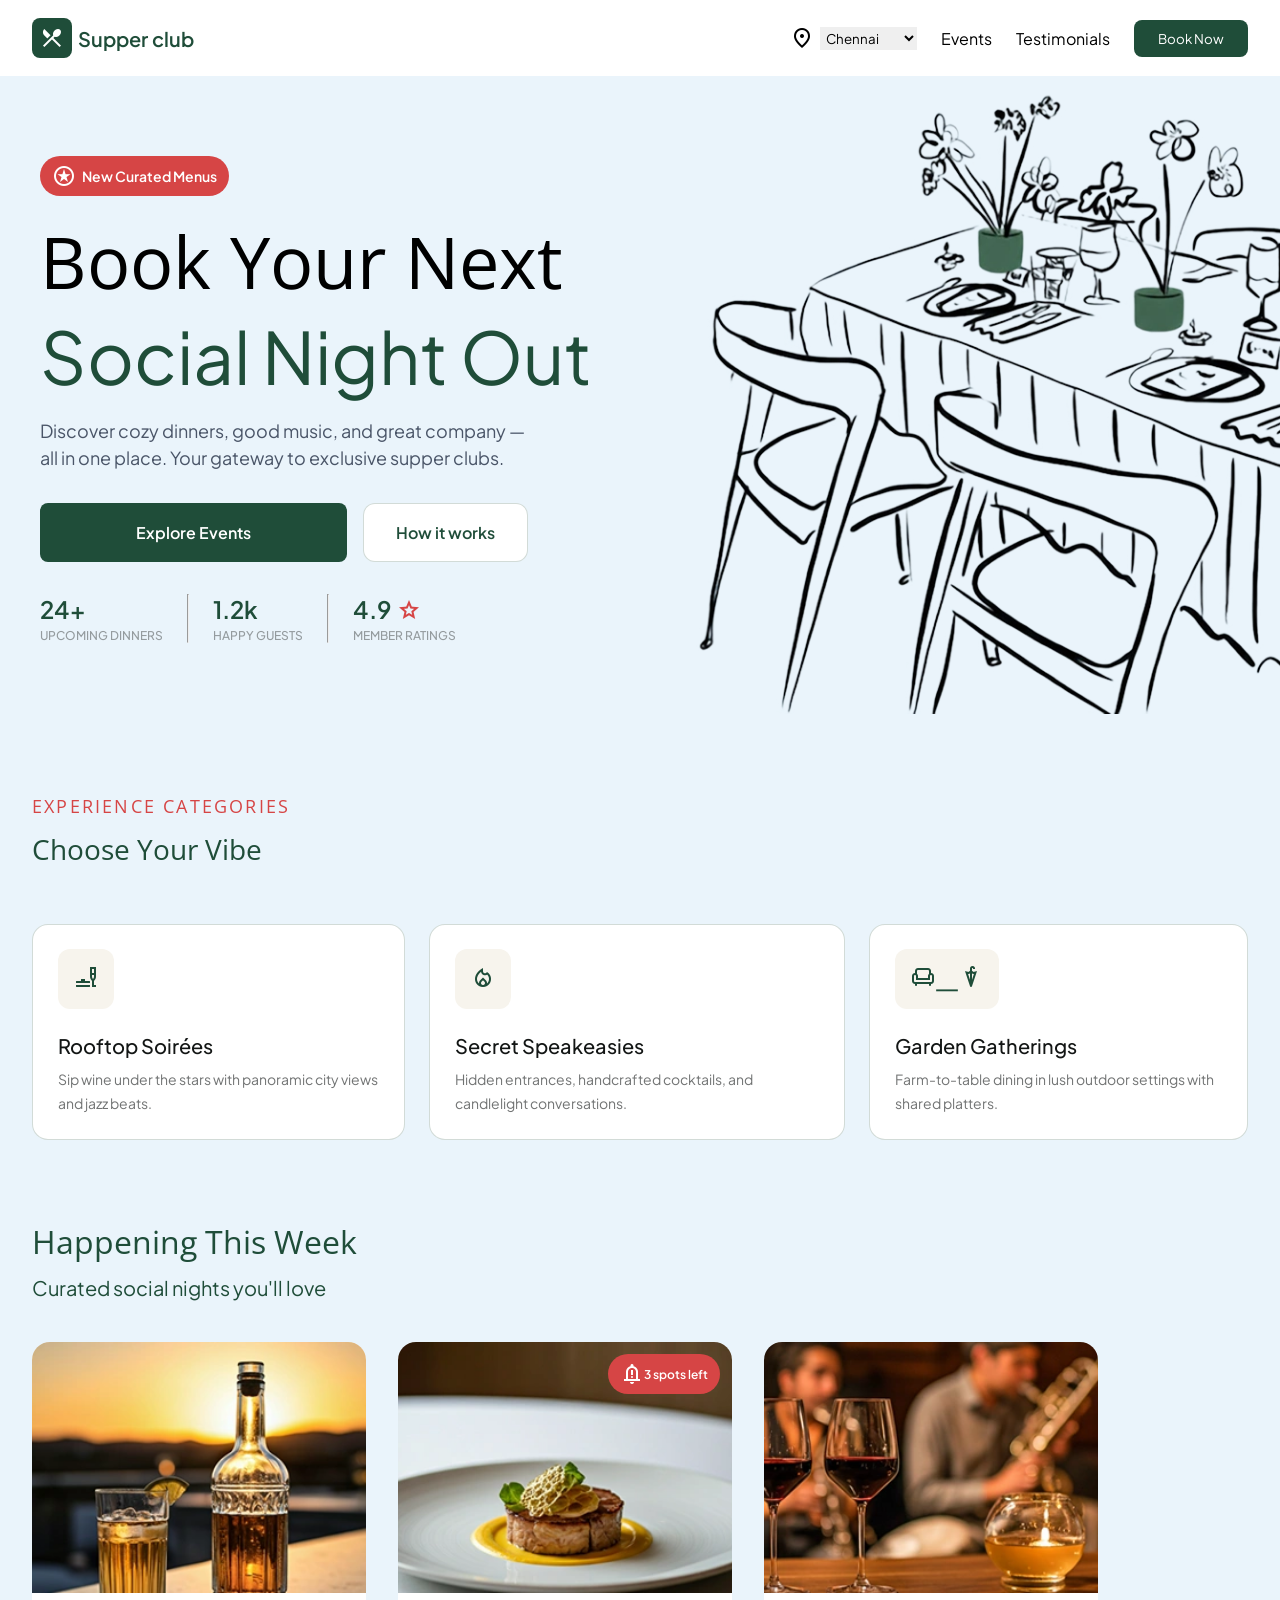
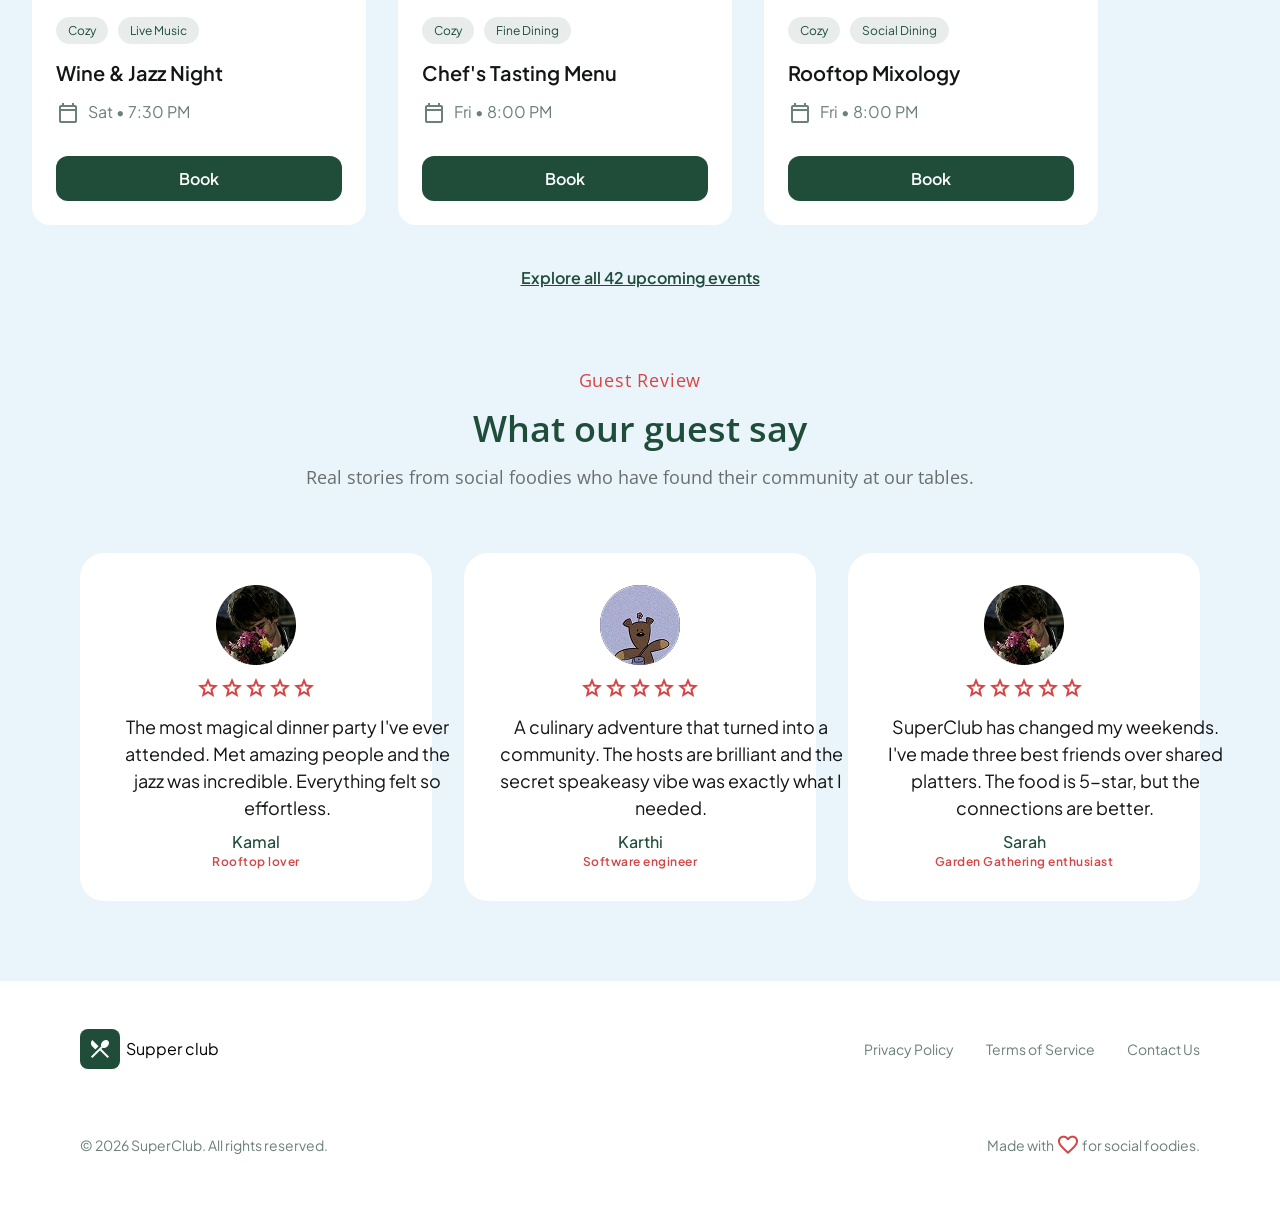
<file: index.html>
<!doctype html>
<html lang="en">
  <head>
    <meta charset="UTF-8" />
    <meta name="viewport" content="width=device-width, initial-scale=1.0" />
    <title>Supper club</title>
    <link rel="preconnect" href="https://fonts.googleapis.com" />
    <link rel="preconnect" href="https://fonts.gstatic.com" crossorigin />
    <link rel="stylesheet" href="./css/index.css" />
    <link
      href="https://fonts.googleapis.com/css2?family=Material+Symbols+Outlined&family=Open+Sans:wght@400;600;700&family=Plus+Jakarta+Sans:wght@400;500;600;700&display=swap"
      rel="stylesheet"
    />
    <style>
    *{
       margin: 0;
      padding: 0;
      font-family: "Plus Jakarta Sans", sans-serif;
    }
    </style>
  </head>
  <body>


    <!-- Nav bar start -->
    <nav class="nav-bar">
         <div class="container">
          <div class="nav-main">
              <div class="nav-left">
                  <div class="logo">
                     <span class="material-symbols-outlined dining">local_dining</span> 
                     <p><a href="#">Supper club</a></p></div>
              </div>
      <div class="nav-links">
          <ul>
                <li>
                  <div class="icon">
                      <span class="material-symbols-outlined"> location_on </span>
                      <select name="location" id="">
                      <option value="city">Chennai</option>
                      <option value="city">Bangalore</option>
                      <option value="city">Hyderabad</option>
                    </select>
                </div>
              </li>
              
              <li><a href="#events">Events</a></li> 
              <li><a href="#testimonials">Testimonials</a></li>
              <li><Button class="btn "><a href="./booking.html">Book Now</a></Button></li>
          </ul>
         </div> 
          </div>
         </div>
    </nav>
<!-- Nav bar end -->

    <main>

      <!-- Hero section -->

      <section class="hero-section">
        <header class="hero-left">
              <div class="hero-top">
                <div class="chip">
                  
                    <span class="material-symbols-outlined">stars</span>
                    <p>New Curated Menus</p>
              </div>
              <div class="hero-title">
                <h2>Book Your Next <div class="green">Social Night Out</div></h2>
              </div>
                <p class="width">Discover cozy dinners, good music, and great company — all in one place.
                  Your gateway to exclusive supper clubs.</p>
              </div>
              <div class="hero-btn">
                <button class="btn primary"> <a href="#">Explore Events</a></button>
              <button class="secondary-btn"><a href="">How it works</a></button>
              </div>
              <div class="stats">
                <div class="stat">
                    <h4>24+</h4>
                    <p>Upcoming dinners</p>  
                </div>
                <hr>
                <div class="stat">
                  <h4>1.2k</h4>
                  <p>Happy guests</p>
                </div>
                <hr>
                <div class="stat">
                  <div class="logo">
                    <h4>4.9</h4>
                    <span><div class="material-symbols-outlined star">Star</div></span>
                  </div>
                  <p>Member ratings</p>
                </div>
              </div>
        </header>

        <header class="hero-right">
          <img src="./css/Images/image-removebg-preview.webp" width="100%" height="100%" fetchpriority="high" alt="Hero image" />
        </header>
      </section>
      <!-- Hero section -->


      <!-- experience-categories -->
        <section class="experience-categories">
            <div class="container">
              <div class="section-header">
                  <h4>Experience categories</h4>
                  <p>Choose Your Vibe</p>
            </div>

            <div class="cards">
              
              <div class="card">
                <div class="card-icon">
                  <span class="material-symbols-outlined"> brunch_dining </span>
                </div>
                <div class="card-title">
                  <p>Rooftop Soirées</p>
                </div>
                <div class="card-content">
                  <p>Sip wine under the stars with panoramic city views and jazz beats.</p>
                </div>
              </div>

              <div class="card">
                <div class="card-icon">
                  <span class="material-symbols-outlined"> local_fire_department </span>
                </div>
                <div class="card-title">
                  <p>Secret Speakeasies</p>
                </div>
                <div class="card-content">
                  <p>Hidden entrances, handcrafted cocktails, and candlelight conversations.</p>
                </div>
              </div>

              <div class="card">
                <div class="card-icon">
                  <span class="material-symbols-outlined"> chair_umbrella </span>
                </div>
                <div class="card-title">
                  <p>Garden Gatherings</p>
                </div>
                <div class="card-content">
                  <p>Farm-to-table dining in lush outdoor settings with shared platters.</p>
                </div>
              </div>

            </div>

            </div>
             
        </section>
        <!-- experience-categories -->


        <!-- events -->

        <section class="events" id="events">
          <div class="container">
            <div class="events-header">
              <h3>Happening This Week</h3>
              <p>Curated social nights you'll love</p>
            </div>

            <div class="event-cards">
              <div class="event-card">
                <div class="event-img">
                  <img src="./css/Images/event+1.webp" width="100%" height="100%" loading="lazy" alt="">
                </div>
                
                <div class="event-bottom">
                  <div class="event-chips">
                  <div class="event-chip">
                    <p>Cozy</p>
                  </div>
                  <div class="event-chip">
                    <p>live music</p>
                  </div>
                </div>
                <div class="event-title">
                  <p>Wine & Jazz Night</p>
                </div>
                <div class="event-time">
                  <span class="material-symbols-outlined">calendar_today</span>
                  <p>Sat • 7:30 PM</p>
                </div>

                <div class="event-btn">
                  <button><a href="#book">Book </a></button>
                </div>
                </div>

              </div>

              <div class="event-card">
                <div class="event-img">
                  <img src="./css/Images/event+2.webp" width="100%" height="100%" loading="lazy" alt="">
                  <div class="alert">
                    <span class="material-symbols-outlined">notification_important</span>
                    <p>3 spots left</p>
                  </div>
                </div>

                <div class="event-bottom">
                  <div class="event-chips">
                  <div class="event-chip">
                    <p>Cozy</p>
                  </div>
                  <div class="event-chip">
                    <p>fine dining</p>
                  </div>
                </div>

                <div class="event-title">
                  <p>Chef's Tasting Menu</p>
                </div>

                <div class="event-time">
                  <span class="material-symbols-outlined">calendar_today</span>
                  <p>Fri • 8:00 PM</p>
                </div>

                <div class="event-btn">
                  <button><a href="#book">Book</a></button>
                </div>
              </div>

                </div>
              <div class="event-card">
              <div class="event-img">
                <img src="./css/Images/event+3.webp" width="100%" height="100%" loading="lazy" alt="">
              </div>
              
              <div class="event-bottom">
                <div class="event-chips">
                <div class="event-chip">
                  <p>cozy</p>
                </div>
                <div class="event-chip">
                  <p>Social dining</p>
                </div>
              </div>
              <div class="event-title">
                  <p>Rooftop Mixology</p>
                </div>
              <div class="event-time">
                  <span class="material-symbols-outlined">calendar_today</span>
                  <p>Fri • 8:00 PM</p>
              </div>
              <div class="event-btn">
                <button><a href="#book">Book</a></button>
              </div>
            </div>
              </div>

            </div>

              <div class="explore">
                <P>Explore all 42 upcoming events</P>
              </div>
          </div>
        </section>

         <!-- events -->

        <section class="review">
          <!-- <div class="container"> -->
            <div class="rev-title">
              <h6>guest review</h6>
              <h3>What our guest say</h3>
              <p>Real stories from social foodies who have found their community at our tables.</p>
            </div>

            <div class="rev-cards">
              <div class="rev-card">
                <div class="rev-img">
                  <img src="./css/Images/img.h-20-1.webp" width="80px" height="80px" loading="lazy" alt="">
                </div>
                <div class="rev-stars">
                  <span class="material-symbols-outlined">
                  star
                  </span><span class="material-symbols-outlined">
                  star
                  </span><span class="material-symbols-outlined">
                  star
                  </span><span class="material-symbols-outlined">
                  star
                  </span><span class="material-symbols-outlined">
                  star
                  </span>
                </div>

                <div class="rev-content">
                  <p>
                    The most magical dinner party I've ever attended. Met amazing people and the jazz was incredible. Everything felt so effortless.
                  </p>
                </div>

                <div class="rev-people">
                  <h6>Kamal</h6>
                  <p>Rooftop lover</p>
                </div>

              </div>

              <div class="rev-card">
                <div class="rev-img">
                  <img src="./css/Images/img.h-20-2.webp" width="80px" height="80px"  loading="lazy" alt="">
                </div>

                <div class="rev-stars">
                  <span class="material-symbols-outlined">
                  star
                  </span><span class="material-symbols-outlined">
                  star
                  </span><span class="material-symbols-outlined">
                  star
                  </span><span class="material-symbols-outlined">
                  star
                  </span><span class="material-symbols-outlined">
                  star
                  </span>
                </div>

                <div class="rev-content">
                  <p>A culinary adventure that turned into a community. The hosts are brilliant and the secret speakeasy vibe was exactly what I needed.</p>
                </div>

                <div class="rev-people">
                  <h6>Karthi</h6>
                  <p>Software engineer</p>
                </div>
              </div>

              <div class="rev-card">
                <div class="rev-img">
                  <img src="./css/Images/img.h-20-1.webp" width="80px" height="80px"  loading="lazy" alt="">
                </div>

                <div class="rev-stars">
                  <span class="material-symbols-outlined">
                  star
                  </span><span class="material-symbols-outlined">
                  star
                  </span><span class="material-symbols-outlined">
                  star
                  </span><span class="material-symbols-outlined">
                  star
                  </span><span class="material-symbols-outlined">
                  star
                  </span>
                </div>

                <div class="rev-content">
                    <p>SuperClub has changed my weekends. I've made three best friends over shared platters. The food is 5-star, but the connections are better.</p>
                </div>

                <div class="rev-people">
                  <h6>Sarah</h6>
                  <p>Garden Gathering enthusiast</p>
                </div>
              </div>
            </div>
          </div>
        </section>

        <footer>
          <div class="background">
            <div class="footer-top">
                <div class="logo">
                        <span class="material-symbols-outlined dining">local_dining</span>
                        <p>Supper club</p>
                </div>
            
              <div class="footer-links">
                <ul>
                  <li><a href="">Privacy Policy</a></li>
                  <li><a href="">Terms of Service</a></li>
                  <li><a href="">Contact Us</a></li>
                </ul>
              </div>
            </div> 
              
          
          <div class="footer-bottom">
              <p>© 2026 SuperClub. All rights reserved.</p>
                <div class="footer-quote">
                  <p>Made with 
                    <span class="material-symbols-outlined heart1">favorite</span>
                    for social foodies. 
                  </p>
                </div>
          </div>
          </div>
        </footer>

    </main>

  </body>
</html>
</file>
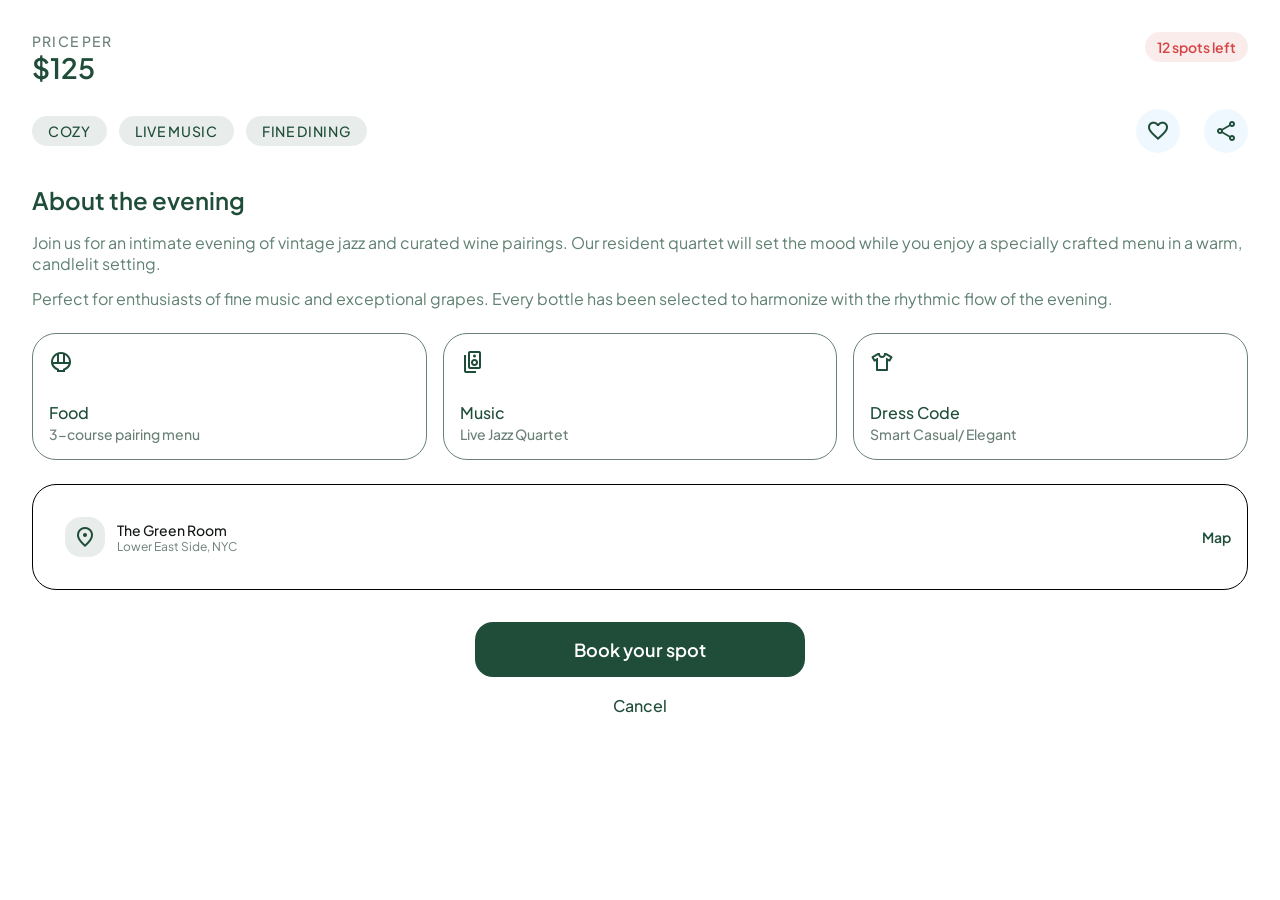
<file: booking.html>
<!doctype html>
<html lang="en">
  <head>
    <meta charset="UTF-8" />
    <meta name="viewport" content="width=device-width, initial-scale=1.0" />
    <title>Booking</title>
    <link rel="stylesheet" href="./css/booking.css">
   <link href="https://fonts.googleapis.com/css2?family=Material+Symbols+Outlined" rel="stylesheet" />
  </head>
  <body>
    <div class="container">
      <main>
    <section class="pricing">
        <div class="price-left">
          <p>Price per</p>
          <h4>$125</h4>
        </div>
        <div class="price-card">
          <p>12 spots left</p>
        </div>
    </section>
    <section class="highlights">
        <div class="chips">
          <div class="chip">
            <p>COZY</p>
          </div>
          <div class="chip">
            <p>LIVE MUSIC</p>
          </div>
          <div class="chip">
            <p>FINE DINING</p>
          </div>
        </div>
        <div class="quick-actions">
          <div class="quick-action ">
              <span class="material-symbols-outlined heart">favorite</span>
          </div>
          <div class="quick-action ">
            <span class="material-symbols-outlined share">
            share
            </span>
          </div>
        </div>
    </section>

    <section class="about-the-event">
      <div class="event-title">
        <h2>About the evening</h2>
      </div>
      <div class="event-content">
        <p>Join us for an intimate evening of vintage jazz and curated wine pairings. Our resident quartet will set the mood while you enjoy a specially crafted menu in a warm, candlelit setting.</p>
        <p>Perfect for enthusiasts of fine music and exceptional grapes. Every bottle has been selected to harmonize with the rhythmic flow of the evening.</p>
      </div>
    </section>

    <section class="cards">
      <div class="card">
        <div class="icon">
          <span class="material-symbols-outlined bowl">
          rice_bowl
          </span>
        </div>
        <div class="card-title">
          <h6>Food</h6>
          <p>3-course pairing menu</p>
        </div>
      </div>

      <div class="card">
        <div class="icon">
          <span class="material-symbols-outlined">
        speaker_group
        </span>
        </div>
        <div class="card-title">
          <h6>Music</h6>
          <p>Live Jazz Quartet</p>
        </div>
      </div>

      <div class="card">
        <div class="icon">
          <span class="material-symbols-outlined">
          apparel
          </span>
        </div>
        <div class="card-title">
          <h6>Dress Code</h6>
          <p>Smart Casual/ Elegant</p>
        </div>
      </div>
    </section>
    
    <section class="venue">
      <div class="venue-location">
        <div class="location-icon">
          <span class="material-symbols-outlined location">
          location_on
          </span>
        </div>
        <div class="venue-address">
          <h4>The Green Room</h4>
          <p>Lower East Side, NYC</p>
        </div>
      </div>
      <div class="venue-action">
        <p>Map</p>
      </div>
    </section>

    <div class="button">
      <button class="btn"><a href="./checkout.html">Book your spot</a>
    </button>
    <button class="sec-btn"><a href="./index.html">Cancel</a></button>
    </div>
  
  
  </main>
   

  </body>
</html>
</file>
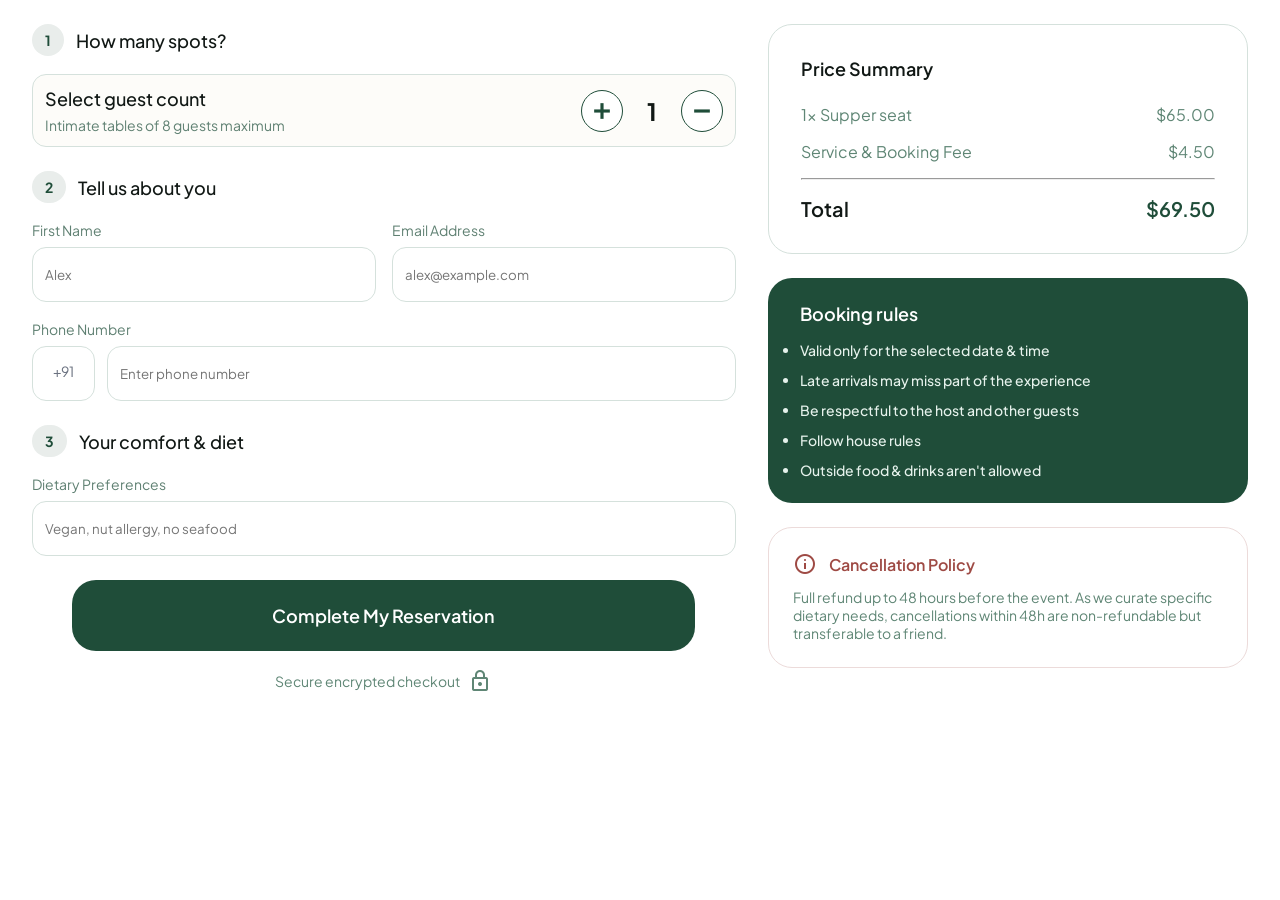
<file: checkout.html>
<!DOCTYPE html>
<html lang="en">
<head>
    <meta charset="UTF-8">
    <meta name="viewport" content="width=device-width, initial-scale=1.0">
    <title>Checkout</title>
        <link href="https://fonts.googleapis.com/css2?family=Material+Symbols+Outlined" rel="stylesheet"/>
        <link rel="stylesheet" href="./css/checkout.css">
</head>
<body>
    <!-- after this I need congrats popup -->
     <main>
<div class="container">
       <div class="overall">
         <section class="left">
                <section class="reservation step-1">
                <div class="step-header">
                    <span class="step-number">1</span>
                    <h2 class="step-title">
                        How many spots?
                    </h2>
                </div>

                <div class="guest-selection">
                    <div class="guest-info">
                        <h4>Select guest count</h4>
                        <p>Intimate tables of 8 guests maximum</p>
                    </div>
                    <div class="guest-count">
                        <span class="material-symbols-outlined count">
                        add</span>
                        <span>1</span>
                        <span class="material-symbols-outlined count">
                        remove</span>
                    </div>
                </div>
            
        </section>
        <!-- step 1 -->

        <!-- step 2 -->
         
        <section class="reservation step-2">
            <div class="step-header">
                <span class="step-number">2</span>
                <h2 class="step-title">
                    Tell us about you
                </h2>
            </div>

            <div class="form-grid">
                <div class="form-group">
                    <label for="name">First name</label>
                    <input type="text" name="" class="text-box box" placeholder="Alex">
                </div>
                <div class="form-group">
                    <label for="Email">Email Address</label>
                    <input type="email" name="" class="email-box box" placeholder="alex@example.com">
                </div>
            </div>
            <div class="form-group phone-group">
                    <label for="Phoneno">Phone number</label>     
                    <div class="number"><span class="country">+91</span> <input type="number" name="" class="phone-box box" placeholder="Enter phone number"></div>
                </div>
            
        </section>
        <!-- step 2 -->

        <!-- step 3 -->

        <section class="reservation step-3">
            <div class="step-header">
                <span class="step-number">3</span>
                <h2 class="step-title"> Your comfort & diet</h2>
            </div>
                <div class="form-group">
                    <label for="Diet">Dietary Preferences</label>
                    <input type="text" name="" class="text-box box" placeholder="Vegan, nut allergy, no seafood">
                </div>
        </section>
        <!-- step 3 -->

        <div class="reservation-action">
            <div class="primary-cta">Complete my reservation</div>
            <div class="secondary-note">Secure encrypted checkout<span class="material-symbols-outlined secure">
                lock
                </span>
            </div>
        </div>
    </section>

       <aside class="right">
         <aside class="price-summary">
            <div class="price-title">
                <h3>Price summary</h3>
            </div>
            <div class="price-details">
                <div class="price-detail">
                    <p>1x Supper seat</p>
                    <p>$65.00</p>
                </div>
                <div class="price-detail">
                    <p>Service & Booking Fee</p>
                    <p>$4.50</p>
                </div>
                <hr>
            <div class="price-total">
                <h4>Total</h4>
                <p>$69.50</p>
            </div>
            </div>
            
        </aside>

        <aside class="booking-rule">
            <h3>Booking rules</h3>
            <ul>
                <li>Valid only for the selected date & time</li>
                <li>Late arrivals may miss part of the experience</li>
                <li>Be respectful to the host and other guests</li>
                <li>Follow house rules</li>
                <li>Outside food & drinks aren't allowed</li>
            </ul>
        </aside>

        <aside class="cancellation-policy">
            <h4><span class="material-symbols-outlined info">
            info
            </span>Cancellation Policy</h4>
            <p>Full refund up to 48 hours before the event. As we curate specific dietary needs, cancellations within 48h are non-refundable but transferable to a friend.</p>
        </aside>
       </aside>
       </div>
</div>
     </main>








    

</body>
</html>
</file>
<file: css/index.css>
/* @import url('https://fonts.googleapis.com/css2?family=Open+Sans:ital,wght@0,300..800;1,300..800&family=Plus+Jakarta+Sans:ital,wght@0,200..800;1,200..800&family=Roboto:ital,wght@0,100..900;1,100..900&display=swap'); */
*{
    /* background-color: var(--primarycolor); */
    margin: 0;
    padding: 0;
    font-family: "Plus Jakarta Sans", sans-serif;
}

:root{
    --white:#ffffff;
    --black: #000000;
    --primarycolor:#EAF4FB;
    --cta:#1F4D39;
    --chip:#D64545;
    --secondarycolor:#F7F4ED;
    --textcolor: #1F4D39;
    --light_green: #6B8077;
}

nav{
    background-color: white;
    padding-top: 18px;
    padding-bottom: 18px;
}

.nav-bar{
    position: sticky;
    top: 0;
    z-index: 1;
}


body{
  background-color: var(--primarycolor);  
}

img{
    display: block;
    max-width: 100%;
}

main{
    display: block;
}
.container{
    width: 95%;
    margin-left: auto;
    margin-right: auto;
}

.nav-main{
    align-items: center;
    display: flex;
    flex-wrap: wrap;
    justify-content: space-between;
}

.nav-links ul{
    display: flex;
    flex-wrap: wrap;
    gap: 24px;
    align-items: center;
}

.nav-links ul li{
    list-style-type: none;
    align-items: center;
}

.btn a {
    text-decoration: none;
    color: var(--white) !important;
    
}

.nav-links ul li a{
    text-decoration: none;
    color: var(--black);
}

.btn{
    padding: 10px 24px 10px 24px;
    border: none;
    border-radius: 8px;
    background-color: var(--cta);
}



.nav-links ul .icon{
    gap: 6px;
    display: flex;
    align-items: center;
}

.logo{
    display:flex;
    align-items: center;
    gap: 6px;
}

.dining{
    color:var(--white);
    background-color: var(--cta);
    padding: 8px;
    border-radius: 8px;

}

.logo a{
    text-decoration: none;
    font-size: 20px;
    font-weight: 600;
    color: var(--cta);
}


.nav-links ul li .icon select{
    padding: 2px;
    /* background-color: #F7F4ED; */
    border: none;
}

.stat h4{
    font-weight: 600;
    font-size: 24px;
    color: var(--textcolor);
    margin-bottom: 4px;
}

.stat .star{
    color:var(--chip);
}

.stat p{
    font-weight:500;
    font-size: 12px;
    color: rgb(19, 22, 21,.4);
    text-transform: uppercase;
}

.stats{
    display: flex;
    flex-wrap: wrap;
    gap: 24px;
}

.star{
    color: var(--textcolor);
}

.secondary-btn{
    background-color: var(--white);
    color: var(--textcolor);
    border: 1px solid;
    border-color: rgb(31, 77, 57,.2);
    padding: 18px 32px 18px 32px;
    border-radius: 12px;
    font-weight:600;
    font-size: 16px;
}

.secondary-btn a{
    color: var(--textcolor);
    text-decoration: none;
}

.primary{
    width: 307px;
    padding: 18px 0px 18px;
    font-size: 16px;
    font-weight: 600;
}

.hero-btn{
    display: flex;
    flex-wrap: wrap;
    gap: 16px;
    margin-bottom: 32px;
}

.hero-top p{
    font-size: 18px;
    font-weight: 400;
    line-height: 150%;
    color: #4A5568;
}

.hero-title h2{
    font-family: "Open Sans", sans-serif;
    font-size: 72px;
    font-weight: 400;
    margin-bottom: 16px;
}

.green{
    color: var(--textcolor);
}

.chip{
    display: flex;
    align-items: center;
    gap: 6px;
    background-color: var(--chip);
    color: var(--white);
    width: fit-content;
    border-radius: 32px;
    padding: 8px 12px;
    margin-bottom: 16px;
}

.chip p{
    font-weight: 600;
    font-size: 14px;
    color: var(--white);   
}

.hero-top{
    margin-bottom: 32px;
}

.hero-section{
    display: flex;
    flex-wrap: wrap;
    align-items: center;
    gap: 32px;
    justify-content: space-between;
    margin-bottom: 80px;
    margin-top: 10px;
}

.hero-section > *{
    flex: 1 1 320px;
}

.hero-left{
    margin-left: 40px;
}

.hero-right{
    min-height: 420px;
}

.width{
    width: 500px;
}

.section-header{
    margin-bottom: 42px;
    min-height: 88px;
}

.section-header h4{
    font-family: "Open Sans", sans-serif;
    text-transform: uppercase;
    font-weight: 400;
    letter-spacing: 2.2px;
    font-size: 18px;
    color: var(--chip);
    margin-bottom: 12px;
}

.section-header p{
    font-family: "Open Sans", sans-serif;
    font-size: 28px;
    font-weight: 400;
    color: var(--textcolor);
}

.cards .card-content{
    font-size: 14px;
    font-weight: 400;
    line-height: 170%;
    color: rgb(19, 22, 21,.6);
}

.cards .card-title{
    font-size: 20px;
    font-weight:500;
    color: #131615;
    text-transform: capitalize;
    margin-bottom: 10px;
}

.cards .card-icon{
    padding: 16px;
    background-color:#F7F4ED;
    width:fit-content;
    border-radius: 12px;
    margin-bottom: 24px;
    color: var(--textcolor);
}

.cards .card{
    background-color: white;
    border: 1px solid;
    border-radius: 16px;
    border-color: rgb(31, 77, 57, .2);
    padding: 24px 25px;
    /* /* flex: 1 1 300px;
    /* min-height: 220px; */
}

.cards{
    display: flex;
    flex: wrap;
    width: 100%;
    gap: 24px;
    align-items: stretch;
}

.experience-categories{
    margin: 80px 0px 80px;
}


.events .event-btn button{
    width: 302px;
    background-color: var(--cta);
    padding: 12px 0px 12px;
    border-radius: 12px;
    border: none;
}

.events .event-btn button a{
    color: var(--white);
    text-decoration: none;
    font-size: 16px;
    font-weight: 600;
}

.events .event-time{
    display: flex;
    gap: 8px;
    color: var(--light_green);
    margin-bottom: 16px;
    flex-wrap: wrap;
}



.events .event-title p{
    font-size: 20px;
    font-weight: 600;
    color: #131615;
    margin-bottom: 16px;
}

.events .event-chip{
    color: #1F4D39;
    font-size: 12px;
    font: 400;
    text-transform: capitalize;
    background-color: rgb(31, 77, 57,.10);
    width: fit-content;
    border-radius: 32px;
    padding: 6px 12px;
}

.events .event-chips{
    display: flex;
    flex-wrap: wrap;
    gap: 10px;
    margin-bottom: 16px;
}

.events .event-img{
    aspect-ratio: 4 / 3;
    overflow: hidden;
}

.events .event-img img{
    border-radius:18px 18px 0px 0px ;
    width: 100%;
    height: 100%;
    object-fit: cover;
}

.event-card .alert{
    background-color: var(--chip);
    color: var(--white);
    padding: 8px 12px;
    width: fit-content;
    border-radius: 32px;
    display: flex;
    align-items: center;
    position: absolute;
    top: 12px;
    right: 12px;
}

.event-card .alert p{
    font-size: 12px;
    font-weight: 600;
}


.events .events-header h3{
    font-family: "Open Sans", sans-serif;
    font-weight: 400;
    font-size: 32px;
    color: var(--textcolor);
    margin-bottom: 12px;
}

.events .events-header p{
    font: 400;
    font-size: 20px;
    color:var(--textcolor);

}

.events .events-header{
    margin-bottom: 42px;
}

.events .event-bottom{
    padding: 24px;
    min-height: 184px;
    display: flex;
    flex-direction: column;
}

.event-card{
    position: relative;
    background-color: var(--white);
    width: 100%;
    max-width: 334px;
    border-radius: 18px;
}

.events .event-btn{
    display: flex;
    /* width: 100%; */
    margin-top: auto;
} 

.events .event-cards{
    display: flex;
    flex-wrap: wrap;
    width: 100%;
    flex: 1 1 300px;
    /* justify-content: center; */
    gap: 32px;
    margin-right: 80px;
    /* margin-left: 80px; */
    margin-bottom: 42px;

}

.events .explore p{
    font-weight: 600;
    font-size: 16px;
    color: var(--textcolor);
    text-decoration: underline;
    text-align: center;
}

.events{
    margin: 80px 0px 80px;
}

.rev-cards .rev-card .rev-people h6{
   font-size: 16px; 
   font-weight: 500;
   color:var(--cta) ; 
   text-transform: capitalize;
   text-align: center; 
   margin-bottom: 2px;
}

.rev-card .rev-people p{
    font-size: 12px;
    font-weight: 600;
    color: var(--chip);
    letter-spacing: .5px;
    text-align: center;
    
}

.rev-card .rev-content p{
    font-size: 18px;
    width: 350px;
    font-weight: 400;
    color: #131615;
    text-align: center;
    line-height: 150%;
}


.rev-cards .rev-card .rev-stars{
    color:var(--chip) ;
    text-align: center;
}

.rev-cards .rev-card .rev-img{
    margin-right: auto;
    text-align: center;
    margin-left: auto;

}

.rev-title p{
    font-family: "Open Sans", sans-serif;
    font-weight: 400;
    font-size: 18px;
    color: rgb(19, 22, 21,.6);
    text-align: center;
}


.rev-title h3{
    font-family: "Open Sans", sans-serif;
    font-size: 36px;
    font-weight: 600;
    text-align: center;
    color: var(--textcolor);
    /* color: #D64545; */
}

 .rev-title h6{
    font-family: "Open Sans", sans-serif;
    font-size:18px ;
    font-weight: 400;
    color: var(--chip);
    text-align: center;
    letter-spacing: .8px;
    text-transform: capitalize;
}

.rev-title{
    margin-bottom: 64px;
    display: flex;
    flex-direction: column;
    gap: 12px;
}

.rev-card{
    background-color: white;
    border-radius: 24px;
    width: fit-content;
    padding: 32px;
    display: flex;
    flex-direction: column;
    gap: 10px;
    width: 250px;
    flex-grow: 1;
    /* flex: 1 1 250px; */

}

.review .rev-cards{
    display: flex;
    flex-wrap: wrap;
    width: 100%;
    gap: 32px;
      
}

.review{
    margin-right: 80px;
    margin-left: 80px;
    margin-bottom: 80px;
}


/* .footer-quote {
    align-items: center;
   
} */

.footer-bottom p{
    font-size: 14px;
    font-weight: 400;
    color: var(--light_green);
    display: flex;
    flex-wrap: wrap;
    gap: 2px;
    align-items: center;
    
}

.footer-bottom .quote{
    align-items: center;
}




.footer-bottom .heart1{
    align-items: center;
    color: var(--chip);
}

.footer-bottom{
    display: flex;
    flex-wrap: wrap;
    align-items: center;
    justify-content: space-between;
}

.footer-links ul li a{
    text-decoration: none;
    color: var(--light_green);
    font-weight: medium;
    font-size: 14px;
}


.footer-links ul{
    display: flex;
    flex-wrap: wrap;
    list-style-type: none;
    gap: 32px;
}

.footer-top{
    display: flex;
    flex-wrap: wrap;
    align-items: center;
    justify-content: space-between;
}

footer{
   
    background-color: var(--white);
    
    
}

footer .background{
    display: flex;
    flex-wrap: wrap;
    flex-direction: column;
    gap: 64px;
    padding: 48px 80px 48px 80px;
}



@media screen and (max-width:500px){
    .nav-main, footer .background{
        display: block;
    }
    
}
</file>
<file: css/booking.css>
@import url('https://fonts.googleapis.com/css2?family=Open+Sans:ital,wght@0,300..800;1,300..800&family=Plus+Jakarta+Sans:ital,wght@0,200..800;1,200..800&family=Roboto:ital,wght@0,100..900;1,100..900&display=swap');

*{
    margin: 0px;
    padding: 0px;
    /* background-color: #F7F4ED; */
    font-family: "Plus Jakarta Sans", sans-serif;
}

.container{
    padding: 32px;
}

.pricing .price-card p{
    font-size: 14px;
    font-weight: 600;
    color: #D64545;
    background-color: rgb(214, 69, 69,.1);
    width: fit-content;
    border-radius: 999px;
    padding: 6px 12px;
}

.pricing .price-left p{
    font-size: 14px;
    font-weight: 500;
    letter-spacing: 1.2px;
    color: #6B8077;
    text-transform: uppercase; 
}

.pricing .price-left h4{
    font-size: 28px;
    font-weight: 600;
    color: #1F4D39;
}

.pricing {
    display: flex;
    flex-wrap: wrap;
    /* gap: 437px ; */
    justify-content: space-between;
    margin-bottom: 24px;
}


.highlights .chip p{
    font-size: 14px;
    font-weight: 500;
    letter-spacing: .7px;
    color: #1F4D39;
    text-transform: uppercase;
    padding: 6px 16px;
    background-color: rgb(31, 77, 57,.1);
    width: fit-content;
    border-radius: 24px;
}


.highlights .chips{
    display: flex;
    flex-wrap: wrap;
    gap: 12px;
}


.highlights  .quick-actions {
    display: flex;
    flex-wrap: wrap;
    flex-direction: row;
    gap: 24px;


}

.highlights .quick-action{
    color: #1F4D39;
    align-items: center;
}

.highlights .share{
    background-color: aliceblue;
    padding: 10px;
    border-radius: 999px; 
}


.highlights .heart{
    background-color: aliceblue;
    padding: 10px;   
    border-radius: 999px; 
}


.highlights {
    display: flex;
    flex-wrap: wrap;
    flex: 1 1 300px;
    flex-direction: row;
    align-items: center;
    justify-content: space-between;
    gap: 18px;
    margin-bottom: 32px;
}


.about-the-event .event-title h2{
    color:#1F4D39;
    font-size: 24px;
    font-weight: 600;
    margin-bottom: 18px;

}

.about-the-event .event-content p{
    font-size: 16px;
    font-weight:400;
    color: #5F8072;
    line-height: 130%;
    
    
}

.event-content{
    display: flex;
    flex-wrap: wrap;
    flex-direction: column;
    gap: 14px;
}

.about-the-event{
    margin-bottom: 24px;
}


.card .icon {
    color:#1F4D39;
}

.card .card-title h6{
    font-size: 16px;
    font-weight: 500;
    color: #1F4D39;
}


.card .card-title p{
    font-size: 14px;
    font-weight: 500 ;
    color: #6B8077;
}

.card-title{
    display: flex;
    flex-direction: column;
    flex-wrap: wrap;
    gap: 2px;
}


.card{
    background-color: white;
    border-radius: 24px;
    border: 1px solid;
    border-color: #6B8077;
    padding: 16px;
    display: flex;
    flex-wrap: wrap;
    flex-direction: column;
    gap: 24px;
    flex: 1 1 ;
}

.cards{
    display: flex;
    flex-wrap: wrap;
    gap: 16px;
    margin-bottom: 24px;
}


.venue .venue-action p{
    color: #1F4D39;
    font-size: 14px;
    font-weight: 600;
    align-items: center;
}


.venue .venue-address h4{
    font-size:14px ;
    font-weight: 500;
    color: #131615;
}

.venue .venue-address p{
    font-size: 12px;
    font-weight: 400;
    color: #6B8077;

}

.venue-location .location{
    color: #1F4D39;
    background-color:rgb(31, 77, 57,.1);
    padding: 8px;
    border-radius:16px ;
}

.venue-location {
    display: flex;
    flex-wrap: wrap;
    flex: 1 1 200px;
    gap:12px ;
    width: fit-content;
    padding: 16px;
    align-items: center;
}

.venue{
    display: flex;
    flex-wrap: wrap;
    flex: 1 1 300px;
    margin-bottom: 32px;
    background-color: white;
    border-radius: 24px;
    border: 1px solid;
    align-items: center;
    padding: 16px;
    
}


.sec-btn a{
    text-decoration: none;
    color: #1F4D39;
}

.sec-btn{
     font-size: 16px;
    font-weight: 500;
    background-color: white;
    border: none;
}

.btn a{
    text-decoration: none;
    color: white;
}

.btn{
    background-color: #1F4D39;
    border: none;
    border-radius: 18px;
    font-size: 18px;
    font-weight: 600;
    padding: 16px 99px;

}


/* this doubt to be cleared how align item works */

.button{
    display: flex;
    flex-wrap: wrap;
    flex-direction: column;
    align-items: center;
    margin: 0 auto;
    gap: 18px;
}
</file>
<file: css/checkout.css>
@import url('https://fonts.googleapis.com/css2?family=Open+Sans:ital,wght@0,300..800;1,300..800&family=Plus+Jakarta+Sans:ital,wght@0,200..800;1,200..800&family=Roboto:ital,wght@0,100..900;1,100..900&display=swap');

*{
    margin: 0;
    padding: 0;
    font-family: "Plus Jakarta Sans", sans-serif;
}



:root{
    --text: #1F4D39;

}


.container{
    width: 95%;
    margin-left: auto;
    margin-right: auto;
}

.left .reservation .step-number{
    color:var(--text);
    font-size: 14px;
    font-weight: 700;
    background-color:#E9EDEB ;
    border-radius: 100px;
    padding: 7px 13px ;
}

.left .reservation .step-header h2{
    font-size: 18px;
    font-weight: 500;
    color: #111815;
}


.left{
    width: auto;
    display: flex;
    flex-wrap: wrap;
    flex-direction: column;
    flex-grow: 1;

}


.step-header{
    display: inline-flex;
    flex-wrap: wrap;
    gap:12px ;
    align-items: center;
}

.guest-selection .guest-info h4{
    font-size: 18px;
    font-weight: 500;
    color: #111815; 
}

.guest-selection .guest-info p{
    font-size: 14px;
    font-weight: 400;
    color: #5f8072;
}

.guest-info{
    display: flex;
    flex-flow: column wrap;
    gap: 6px;
}

.guest-count .count{
    color: #1F4D39;
    background-color: white;
    border: 1px solid;
    border-radius: 100px;
    padding: 8px;
}

.guest-count span{
    color: #111815;
    font-size:24px ;
    font-weight: 700;
}

.guest-count{
    display: inline-flex;
    flex-direction: row;
    align-items: center;
    gap: 24px;
}

.guest-selection{
    display: inline-flex;
    flex-wrap: wrap;
    flex-direction: row;
    justify-content: space-between;
    background-color: #FDFCF9;
    padding: 12px;
    border-radius:14px ;
    border: 1px solid;
    border-color: #D5E1DC;
}

.reservation{
    display: flex;
    flex-wrap: wrap;
    flex-direction: column;
    gap: 18px;
    margin-bottom:24px ;
}

.reservation label{
    font-size: 14px;
    font-weight: 400;
    color: #5f8072;
    text-transform: capitalize;
}

 .box{
    display: flex;
    flex-grow: 1;
    background-color: white;
    border: 1px solid;
    border-color:#D5E1DC ;
    padding:18px 12px ;
    border-radius: 14px;
    
}

.form-group .country{
    font-size:14px ;
    font-weight: 400;
    color: #6B7280;
    background-color: white;
    padding:15px 20px ;
    border: 1px solid;
    border-color: #D5E1DC;
    border-radius: 14px;
    
}

.form-group .number{
    display: flex;
    flex-wrap: wrap;
    flex-direction: row;
    gap: 12px;
}

.form-group .phone-group {
    align-items: center;
    display: flex;
    flex-wrap: wrap;
    flex-direction: row;
    gap:8px ;
    
}

.form-group{
    flex-grow: 1;
    display: block flex;
    flex-wrap: wrap;
    flex-direction: column;
    gap: 8px;
}

.reservation .form-grid{
    display: flex;
    flex-wrap: wrap;
    flex-direction: row;
    gap: 16px;
}

.reservation-action .primary-cta{
    font-size:18px;
    font-weight: 600;
    color: white;
    background-color: #1F4D39;
    padding: 24px 200px ;
    border-radius: 24px;
    text-align: center;
    text-transform: capitalize;
}

.reservation-action .secondary-note{
    font-size: 14px;
    font-weight: normal;
    color:#5F8675 ;
    align-items: center;
    display: flex;
    gap: 8px;
}

.reservation-action .secure{
    color:#5F8675 ;
    
}

.reservation-action{
    display: flex;
    flex-wrap: wrap;
    flex-direction: column;
    gap: 18px;
    align-items: center;
}


.container .left{
    display: flex;
    flex-wrap: wrap;
    flex-direction: column;
}

.price-summary .price-title{
    font-size: 18px;
    font-weight: 600;
    color: #111815;
    text-transform: capitalize;
}

.price-details .price-detail{
    font-size: 16px;
    font-weight: normal;
    color: #5f8675;
}

.price-detail{
    display: flex;
    flex-wrap: wrap;
    justify-content: space-between;

}

.price-details{
    display: flex;
    flex-wrap: wrap;
    flex-direction: column;
    gap:16px ;
}

.price-total h4{
    font-size: 20px;
    font-weight: 600;
    color: #111815;
}

.price-total p{
    font-size: 20px;
    font-weight: 600;
    color: #1F4D39;
    
}

.price-total{
    display: flex;
    flex-wrap: wrap;
    flex-direction: row;
    justify-content: space-between;
}

.price-title h3{
    font-size: 18px;
    font-weight: 600;
    color: #111815;
}
.price-summary{
    display: flex;
    flex-wrap: wrap;
    flex-direction: column;
    gap: 24px;
    background-color: white;
    padding: 32px;
    border: 1px solid;
    border-radius: 24px;
    border-color: #D5E1DC;
}


.booking-rule ul li{
    font-size:14px;
    font-weight: 500;
    color: #e6f2ec;
}

.booking-rule ul{
    display: flex;
    flex-wrap: wrap;
    flex-direction: column;
    gap: 12px;
}

.booking-rule h3{
  font-size: 18px;  
  font-weight: 600;
  color: white;
}

.booking-rule{
    display: flex;
    flex-wrap: wrap;
    flex-direction: column;
    gap: 16px;
    padding:24px 32px ;
    background-color: #1F4D39;
    border-radius: 24px;

}


.cancellation-policy h4{
    font-size: 16px;
    font-weight: 600;
    color: #9e4a44;
    display: flex;
    flex-wrap: wrap;
    flex-direction: row;
    align-items: center;
    gap: 12px;
}

.cancellation-policy p{
    font-size: 14px;
    font-weight: 400;
    color: #5f8675;
    line-height: 130%;
}

.cancellation-policy{
    display: flex;
    flex-flow: column wrap;
    gap: 12px;
    padding: 24px;
    border-radius: 24px;
    border: 1px solid;
    border-color:#ECDBDA ;
}


.right{
    display: flex;
    flex-flow: column wrap;
    gap: 24px;
    width: 400px;
    flex-grow: 1;
}


/* main{
    display: flex;
    flex-wrap: wrap;
    flex-direction: row;
    justify-content: space-between;
} */

.overall{
    width: auto;
    display: flex;
    flex-wrap: wrap;
    justify-content: space-between;
    margin-top: 24px;
    gap: 32px;
}
</file>
